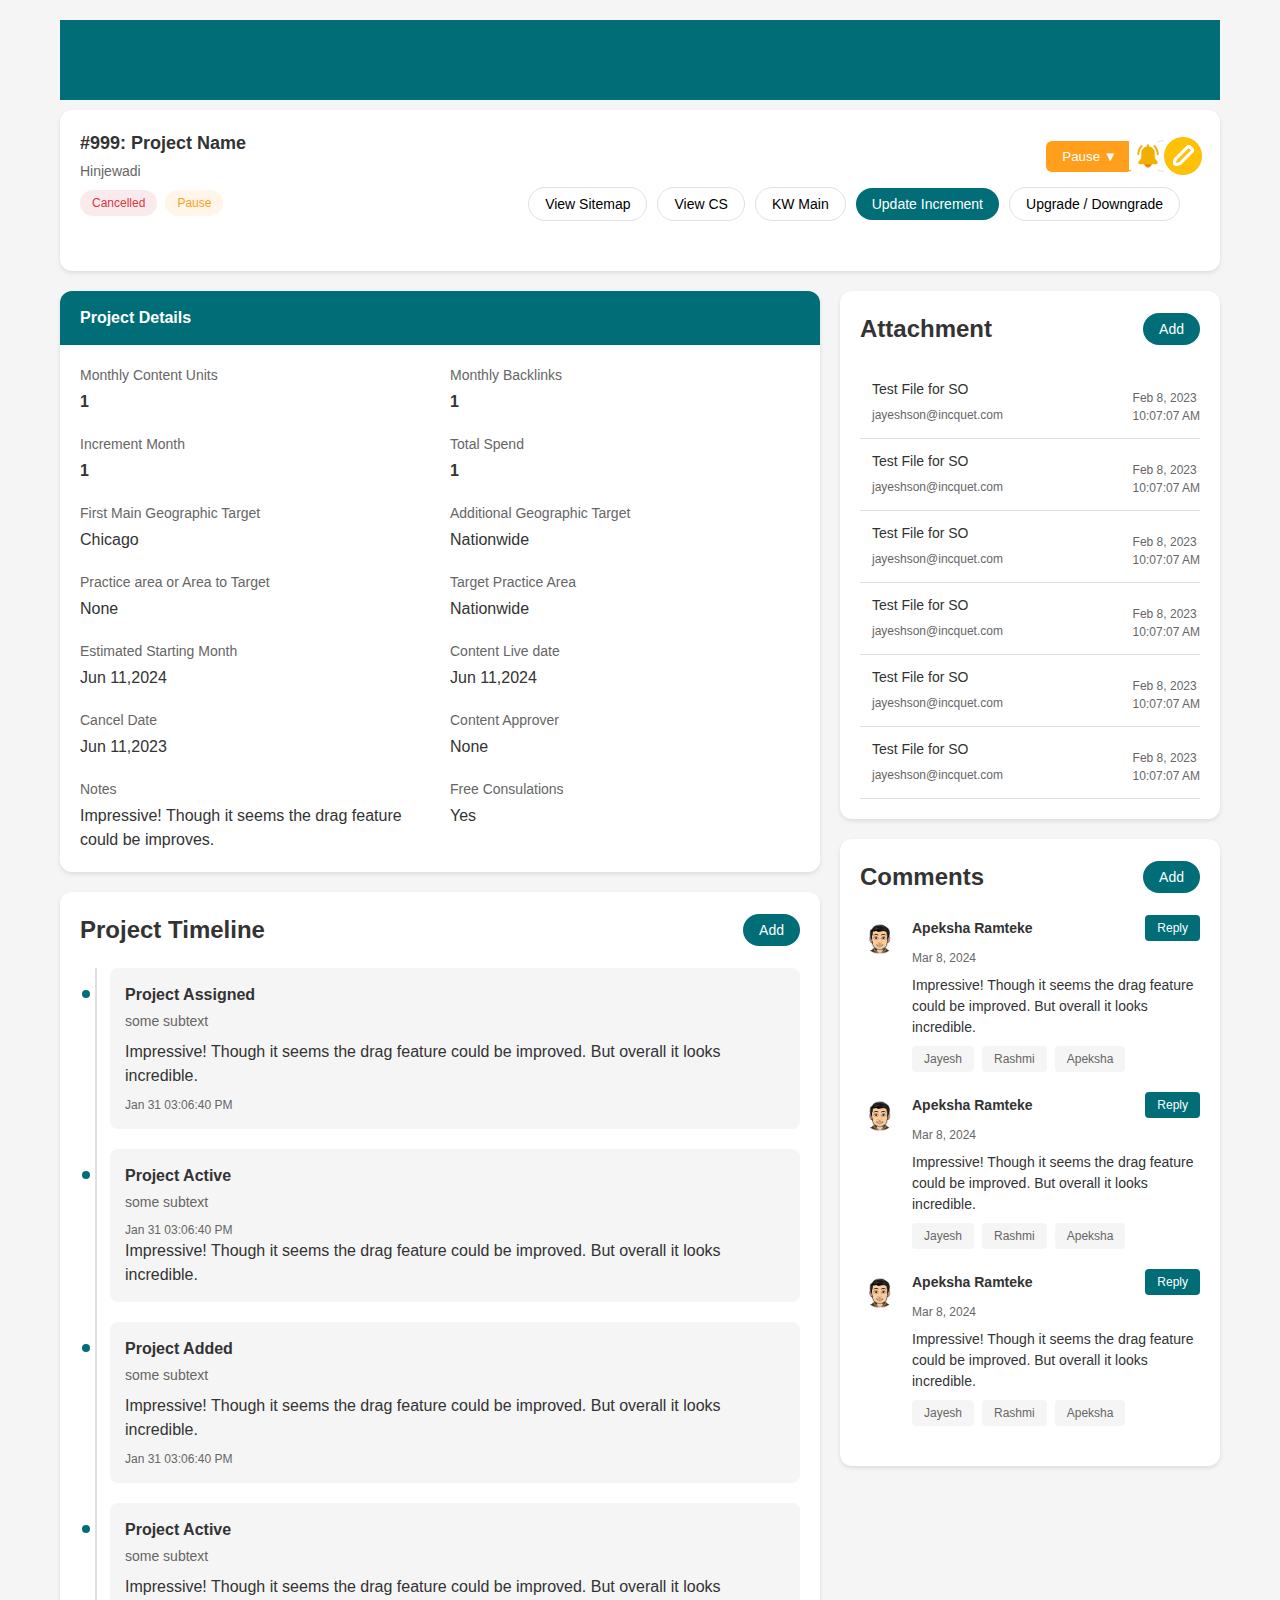
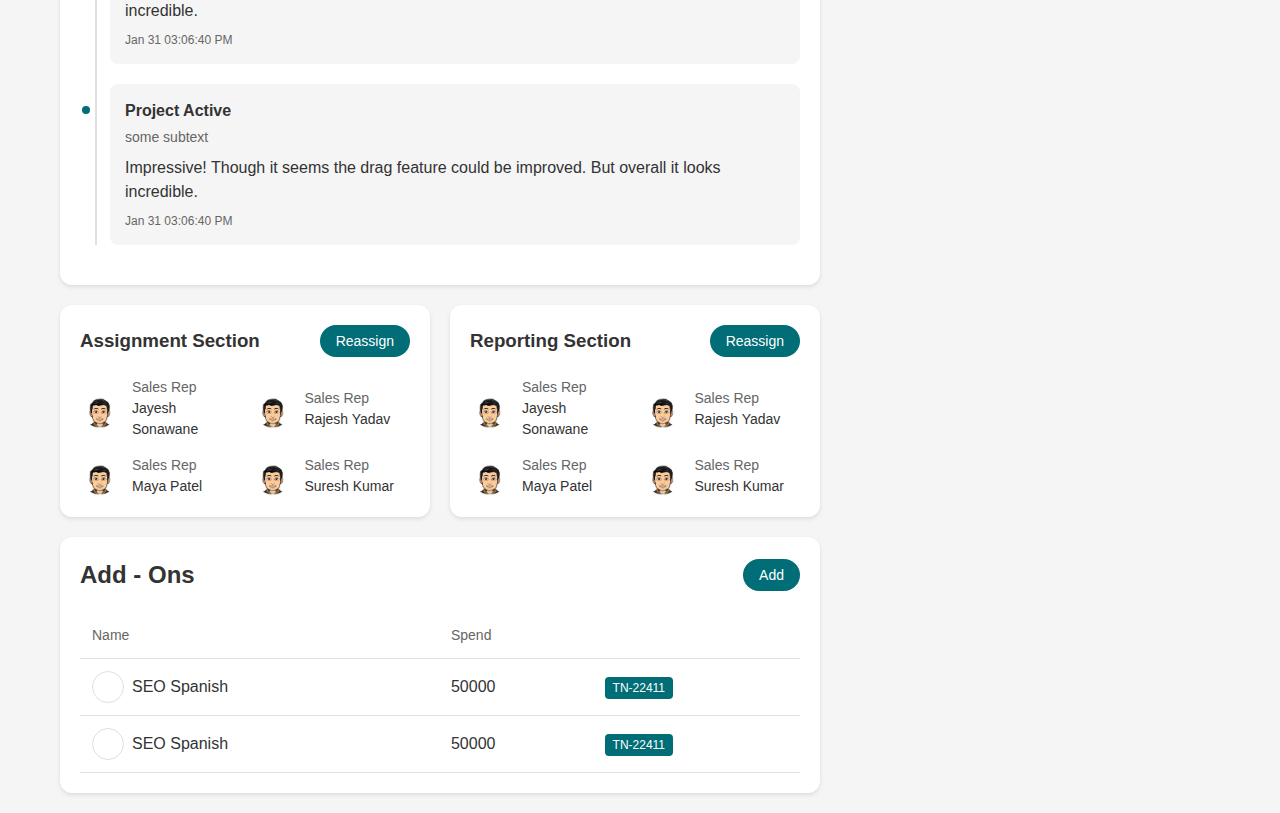
<file: index.html>
<!DOCTYPE html>
<html lang="en">

<head>
    <meta charset="UTF-8">
    <meta name="viewport" content="width=device-width, initial-scale=1.0">
    <title>Project Dashboard</title>
    <link rel="stylesheet" href="style.css">
</head>

<body>
    <div class="container">
        <header class="custom-header">
        </header>
        <header class="project-header">
            <div class="header-top">
                <div class="project-info">
                    <h1>#999: Project Name</h1>
                    <p>Hinjewadi</p>
                    <div class="status-tags">
                        <span class="tag-cancelled">Cancelled</span>
                        <span class="tag-pause">Pause</span>
                    </div>
                </div>
                <div class="header-actions">
                    <!-- First row: Action Buttons -->
                    <div class="action-buttons">
                        <button class="btn-pause">Pause <span class="dropdown-arrow">▼</span></button>
                        <span class="btn-icon"><img src="download.png" alt="Icon" />
                            <span class="btn-iconn"><img src="downloadssss.png" alt="Icon" />
                    </div>

                    <!-- Second row: Navigation Buttons -->
                    <div class="navigation-buttons">
                        <button class="btn">View Sitemap</button>
                        <button class="btn">View CS</button>
                        <button class="btn">KW Main</button>
                        <button class="btn btn-primary">Update Increment</button>
                        <button class="btn">Upgrade / Downgrade</button>
                    </div>
                </div>


        </header>

        <div class="main-grid">
            <!-- Left Column -->
            <div class="main-content">
                <!-- Project Details -->
                <section class="project-details">
                    <h2 class="section-header">Project Details</h2>
                    <div class="details-grid">
                        <div class="detail-item">
                            <label>Monthly Content Units</label>
                            <span class="value"><b>1</b></span>
                        </div>
                        <div class="detail-item">
                            <label>Monthly Backlinks</label>
                            <span class="value"><b>1</b></span>
                        </div>
                        <div class="detail-item">
                            <label>Increment Month</label>
                            <span class="value"><b>1</b></span>
                        </div>
                        <div class="detail-item">
                            <label>Total Spend</label>
                            <span class="value"><b>1</b></span>
                        </div>

                        <div class="detail-item">
                            <label>First Main Geographic Target</label>
                            <span class="value">Chicago</span>
                        </div>
                        <div class="detail-item">
                            <label>Additional Geographic Target</label>
                            <span class="value">Nationwide</span>
                        </div>
                        <div class="detail-item">
                            <label>Practice area or Area to Target</label>
                            <span class="value">None</span>
                        </div>
                        <div class="detail-item">
                            <label>Target Practice Area</label>
                            <span class="value">Nationwide</span>
                        </div>
                        <div class="detail-item">
                            <label>Estimated Starting Month</label>
                            <span class="value">Jun 11,2024</span>
                        </div>
                        <div class="detail-item">
                            <label>Content Live date</label>
                            <span class="value">Jun 11,2024</span>
                        </div>
                        <div class="detail-item">
                            <label>Cancel Date</label>
                            <span class="value">Jun 11,2023</span>
                        </div>
                        <div class="detail-item">
                            <label>Content Approver</label>
                            <span class="value">None</span>
                        </div>
                        <div class="detail-item">
                            <label>Notes</label>
                            <span class="value">Impressive! Though it seems the drag feature could be improves.</span>
                        </div>
                        <div class="detail-item">
                            <label>Free Consulations</label>
                            <span class="value">Yes</span>
                        </div>

                    </div>
                </section>

                <!-- Timeline Section -->
                <section class="timeline-section">
                    <div class="section-header-with-button">
                        <h2>Project Timeline</h2>
                        <button class="btn btn-primary">Add</button>
                    </div>
                    <div class="timeline">
                        <div class="timeline-item">
                            <div class="timeline-dot"></div>
                            <div class="timeline-content">
                                <h3>Project Assigned</h3>
                                <p class="subtitle">some subtext</p>
                                <p class="description">Impressive! Though it seems the drag feature could be improved.
                                    But overall it looks incredible.</p>
                                <span class="timestamp">Jan 31 03:06:40 PM</span>
                            </div>
                        </div>


                        <div class="timeline-item">
                            <div class="timeline-dot"></div>
                            <div class="timeline-content">
                                <div>
                                    <h3>Project Active</h3>
                                    <p class="subtitle">some subtext</p>
                                </div>
                                <span class="timestamp">Jan 31 03:06:40 PM</span>
                                <div>
                                    <p class="description">Impressive! Though it seems the drag feature could be
                                        improved. But overall it looks incredible.</p>
                                </div>


                            </div>

                        </div>

                        <div class="timeline-item">
                            <div class="timeline-dot"></div>
                            <div class="timeline-content">
                                <h3>Project Added</h3>
                                <p class="subtitle">some subtext</p>
                                <p class="description">Impressive! Though it seems the drag feature could be improved.
                                    But overall it looks incredible.</p>
                                <span class="timestamp">Jan 31 03:06:40 PM</span>
                            </div>
                        </div>

                        <div class="timeline-item">
                            <div class="timeline-dot"></div>
                            <div class="timeline-content">
                                <h3>Project Active</h3>
                                <p class="subtitle">some subtext</p>
                                <p class="description">Impressive! Though it seems the drag feature could be improved.
                                    But overall it looks incredible.</p>
                                <span class="timestamp">Jan 31 03:06:40 PM</span>
                            </div>
                        </div>

                        <div class="timeline-item">
                            <div class="timeline-dot"></div>
                            <div class="timeline-content">
                                <h3>Project Active</h3>
                                <p class="subtitle">some subtext</p>
                                <p class="description">Impressive! Though it seems the drag feature could be improved.
                                    But overall it looks incredible.</p>
                                <span class="timestamp">Jan 31 03:06:40 PM</span>
                            </div>
                        </div>
                    </div>
                </section>

                <section class="assignment-section">
                    <div class="assignment-grid">
                        <div class="assignment-box">
                            <div class="box-header">
                                <h3>Assignment Section</h3>
                                <button class="btn btn-primary">Reassign</button>
                            </div>
                            <div class="team-members">
                                <!-- First Row of Members -->
                                <div class="member">
                                    <img src="placeholder.jpg" alt="Sales Rep">
                                    <div class="member-info">
                                        <span class="role">Sales Rep</span>
                                        <span class="name">Jayesh Sonawane</span>
                                    </div>
                                </div>
                                <div class="member">
                                    <img src="placeholder.jpg" alt="Sales Rep">
                                    <div class="member-info">
                                        <span class="role">Sales Rep</span>
                                        <span class="name">Rajesh Yadav</span>
                                    </div>
                                </div>

                                <!-- Second Row of Members -->
                                <div class="member">
                                    <img src="placeholder.jpg" alt="Sales Rep">
                                    <div class="member-info">
                                        <span class="role">Sales Rep</span>
                                        <span class="name">Maya Patel</span>
                                    </div>
                                </div>
                                <div class="member">
                                    <img src="placeholder.jpg" alt="Sales Rep">
                                    <div class="member-info">
                                        <span class="role">Sales Rep</span>
                                        <span class="name">Suresh Kumar</span>
                                    </div>
                                </div>
                            </div>

                        </div>
                        <div class="assignment-box">
                            <div class="box-header">
                                <h3>Reporting Section</h3>
                                <button class="btn btn-primary">Reassign</button>
                            </div>
                            <div class="team-members">
                                <!-- First Row of Members -->
                                <div class="member">
                                    <img src="placeholder.jpg" alt="Sales Rep">
                                    <div class="member-info">
                                        <span class="role">Sales Rep</span>
                                        <span class="name">Jayesh Sonawane</span>
                                    </div>
                                </div>
                                <div class="member">
                                    <img src="placeholder.jpg" alt="Sales Rep">
                                    <div class="member-info">
                                        <span class="role">Sales Rep</span>
                                        <span class="name">Rajesh Yadav</span>
                                    </div>
                                </div>

                                <!-- Second Row of Members -->
                                <div class="member">
                                    <img src="placeholder.jpg" alt="Sales Rep">
                                    <div class="member-info">
                                        <span class="role">Sales Rep</span>
                                        <span class="name">Maya Patel</span>
                                    </div>
                                </div>
                                <div class="member">
                                    <img src="placeholder.jpg" alt="Sales Rep">
                                    <div class="member-info">
                                        <span class="role">Sales Rep</span>
                                        <span class="name">Suresh Kumar</span>
                                    </div>
                                </div>
                            </div>

                        </div>
                    </div>
                </section>



                <!-- Add-Ons Section -->
                <section class="addons-section">
                    <div class="section-header-with-button">
                        <h2>Add - Ons</h2>
                        <button class="btn btn-primary">Add</button>
                    </div>
                    <table class="addons-table">
                        <thead>
                            <tr>
                                <th>Name</th>
                                <th>Spend</th>
                                <th></th>
                            </tr>
                        </thead>
                        <tbody>
                            <tr>
                                <td>
                                    <div class="name-with-icon">
                                        <button class="btn-icon"><i class="icon-edit"></i></button>
                                        SEO Spanish
                                    </div>
                                </td>
                                <td>50000</td>
                                <td><span class="tag-id">TN-22411</span></td>
                            </tr>
                            <tr>
                                <td>
                                    <div class="name-with-icon">
                                        <button class="btn-icon"><i class="icon-edit"></i></button>
                                        SEO Spanish
                                    </div>
                                </td>
                                <td>50000</td>
                                <td><span class="tag-id">TN-22411</span></td>
                            </tr>
                        </tbody>
                    </table>
                </section>
            </div>

            <!-- Right Column -->
            <div class="sidebar">
                <!-- Attachments Section -->
                <section class="attachments">
                    <div class="section-header-with-button">
                        <h2>Attachment</h2>
                        <button class="btn btn-primary">Add</button>
                    </div>
                    <div class="attachment-list">
                        <div class="attachment-item">
                            <div class="file-info">
                                <i class="icon-file"></i>
                                <div>
                                    <p>Test File for SO</p>
                                    <span>jayeshson@incquet.com</span>
                                </div>
                            </div>
                            <span class="timestamp">Feb 8, 2023 <br> 10:07:07 AM</span>
                        </div>
                    </div>

                    <div class="attachment-list">
                        <div class="attachment-item">
                            <div class="file-info">
                                <i class="icon-file"></i>
                                <div>
                                    <p>Test File for SO</p>
                                    <span>jayeshson@incquet.com</span>
                                </div>
                            </div>
                            <span class="timestamp">Feb 8, 2023 <br> 10:07:07 AM</span>
                        </div>
                    </div>

                    <div class="attachment-list">
                        <div class="attachment-item">
                            <div class="file-info">
                                <i class="icon-file"></i>
                                <div>
                                    <p>Test File for SO</p>
                                    <span>jayeshson@incquet.com</span>
                                </div>
                            </div>
                            <span class="timestamp">Feb 8, 2023 <br> 10:07:07 AM</span>
                        </div>


                    </div>

                    <div class="attachment-list">
                        <div class="attachment-item">
                            <div class="file-info">
                                <i class="icon-file"></i>
                                <div>
                                    <p>Test File for SO</p>
                                    <span>jayeshson@incquet.com</span>
                                </div>
                            </div>
                            <span class="timestamp">Feb 8, 2023 <br> 10:07:07 AM</span>
                        </div>


                    </div>

                    <div class="attachment-list">
                        <div class="attachment-item">
                            <div class="file-info">
                                <i class="icon-file"></i>
                                <div>
                                    <p>Test File for SO</p>
                                    <span>jayeshson@incquet.com</span>
                                </div>
                            </div>
                            <span class="timestamp">Feb 8, 2023 <br> 10:07:07 AM</span>
                        </div>


                    </div>

                    <div class="attachment-list">
                        <div class="attachment-item">
                            <div class="file-info">
                                <i class="icon-file"></i>
                                <div>
                                    <p>Test File for SO</p>
                                    <span>jayeshson@incquet.com</span>
                                </div>
                            </div>
                            <span class="timestamp">Feb 8, 2023 <br> 10:07:07 AM</span>
                        </div>


                    </div>
                </section>

                <!-- Comments Section -->
                <section class="comments">
                    <div class="section-header-with-button">
                        <h2>Comments</h2>
                        <button class="btn btn-primary">Add</button>
                    </div>
                    <div class="comment-list">
                        <div class="comment">
                            <img src="placeholder.jpg" alt="User" class="avatar">
                            <div class="comment-content">
                                <div class="comment-header">
                                    <h4>Apeksha Ramteke</h4>
                                    <button class="btn-reply">Reply</button>
                                </div>
                                <span class="timestamp">Mar 8, 2024</span>
                                <p>Impressive! Though it seems the drag feature could be improved. But overall it looks
                                    incredible.</p>
                                <div class="comment-tags">
                                    <span class="tag">Jayesh</span>
                                    <span class="tag">Rashmi</span>
                                    <span class="tag">Apeksha</span>
                                </div>
                            </div>
                        </div>
                        <div class="comment-list">
                            <div class="comment">
                                <img src="placeholder.jpg" alt="User" class="avatar">
                                <div class="comment-content">
                                    <div class="comment-header">
                                        <h4>Apeksha Ramteke</h4>
                                        <button class="btn-reply">Reply</button>
                                    </div>
                                    <span class="timestamp">Mar 8, 2024</span>
                                    <p>Impressive! Though it seems the drag feature could be improved. But overall it
                                        looks incredible.</p>
                                    <div class="comment-tags">
                                        <span class="tag">Jayesh</span>
                                        <span class="tag">Rashmi</span>
                                        <span class="tag">Apeksha</span>
                                    </div>
                                </div>
                            </div>
                            <div class="comment-list">
                                <div class="comment">
                                    <img src="placeholder.jpg" alt="User" class="avatar">
                                    <div class="comment-content">
                                        <div class="comment-header">
                                            <h4>Apeksha Ramteke</h4>
                                            <button class="btn-reply">Reply</button>
                                        </div>
                                        <span class="timestamp">Mar 8, 2024</span>
                                        <p>Impressive! Though it seems the drag feature could be improved. But overall
                                            it looks incredible.</p>
                                        <div class="comment-tags">
                                            <span class="tag">Jayesh</span>
                                            <span class="tag">Rashmi</span>
                                            <span class="tag">Apeksha</span>
                                        </div>
                                    </div>
                                </div>

                            </div>
                </section>
            </div>
        </div>
    </div>
</body>

</html>
</file>
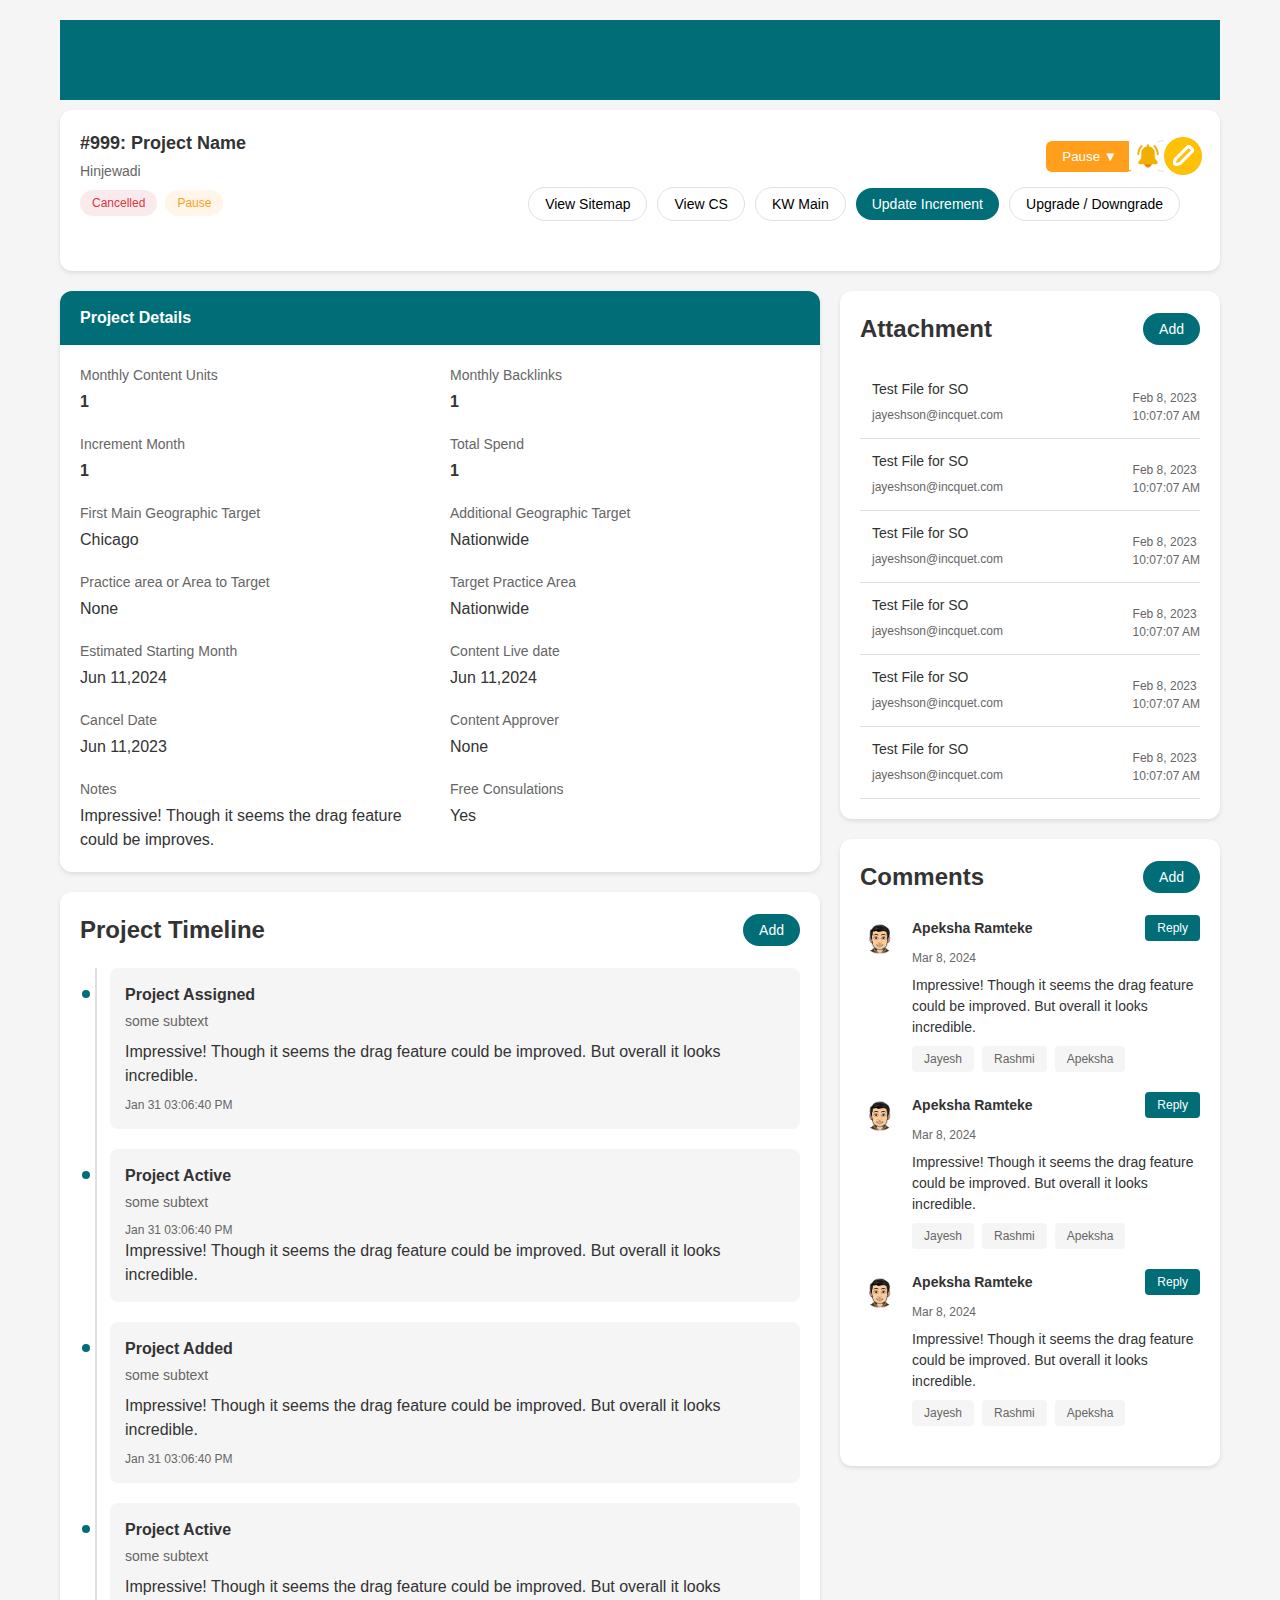
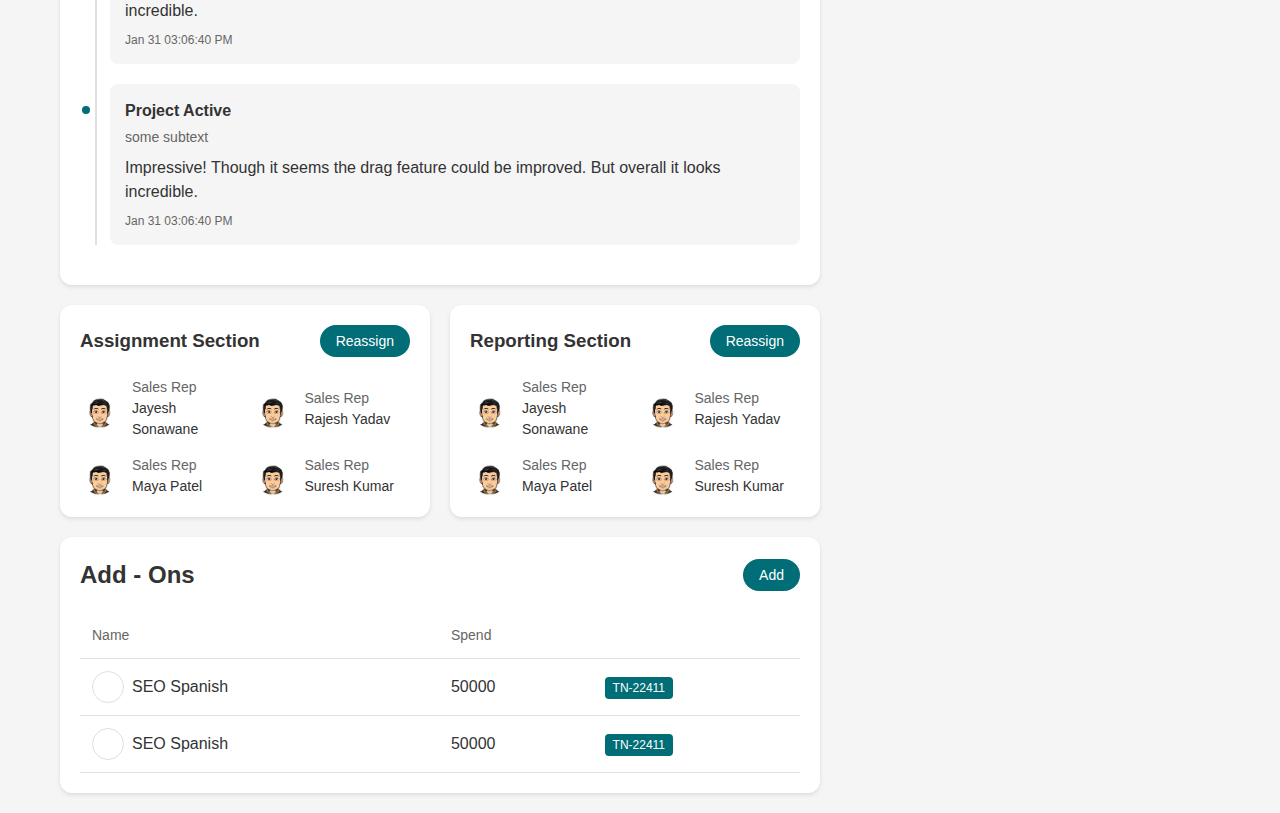
<file: main.html>
<!-- main.html -->
<!DOCTYPE html>
<html lang="en">

<head>
    <meta charset="UTF-8">
    <meta name="viewport" content="width=device-width, initial-scale=1.0">
    <title>Project Dashboard</title>
    <link rel="stylesheet" href="style.css">
</head>

<body>
    <div class="container">
        <!-- Header Section -->
        <header class="custom-header">
        </header>
        <header class="project-header">
            <div class="header-top">
                <div class="project-info">
                    <h1>#999: Project Name</h1>
                    <p>Hinjewadi</p>
                    <div class="status-tags">
                        <span class="tag-cancelled">Cancelled</span>
                        <span class="tag-pause">Pause</span>
                    </div>
                </div>
                <div class="header-actions">
                    <!-- First row: Action Buttons -->
                    <div class="action-buttons">
                        <button class="btn-pause">Pause <span class="dropdown-arrow">▼</span></button>
                        <span class="btn-icon"><img src="download.png" alt="Icon" />
                            <span class="btn-iconn"><img src="downloadssss.png" alt="Icon" />
                    </div>

                    <!-- Second row: Navigation Buttons -->
                    <div class="navigation-buttons">
                        <button class="btn">View Sitemap</button>
                        <button class="btn">View CS</button>
                        <button class="btn">KW Main</button>
                        <button class="btn btn-primary">Update Increment</button>
                        <button class="btn">Upgrade / Downgrade</button>
                    </div>
                </div>


        </header>

        <div class="main-grid">
            <!-- Left Column -->
            <div class="main-content">
                <!-- Project Details -->
                <section class="project-details">
                    <h2 class="section-header">Project Details</h2>
                    <div class="details-grid">
                        <div class="detail-item">
                            <label>Monthly Content Units</label>
                            <span class="value"><b>1</b></span>
                        </div>
                        <div class="detail-item">
                            <label>Monthly Backlinks</label>
                            <span class="value"><b>1</b></span>
                        </div>
                        <div class="detail-item">
                            <label>Increment Month</label>
                            <span class="value"><b>1</b></span>
                        </div>
                        <div class="detail-item">
                            <label>Total Spend</label>
                            <span class="value"><b>1</b></span>
                        </div>

                        <div class="detail-item">
                            <label>First Main Geographic Target</label>
                            <span class="value">Chicago</span>
                        </div>
                        <div class="detail-item">
                            <label>Additional Geographic Target</label>
                            <span class="value">Nationwide</span>
                        </div>
                        <div class="detail-item">
                            <label>Practice area or Area to Target</label>
                            <span class="value">None</span>
                        </div>
                        <div class="detail-item">
                            <label>Target Practice Area</label>
                            <span class="value">Nationwide</span>
                        </div>
                        <div class="detail-item">
                            <label>Estimated Starting Month</label>
                            <span class="value">Jun 11,2024</span>
                        </div>
                        <div class="detail-item">
                            <label>Content Live date</label>
                            <span class="value">Jun 11,2024</span>
                        </div>
                        <div class="detail-item">
                            <label>Cancel Date</label>
                            <span class="value">Jun 11,2023</span>
                        </div>
                        <div class="detail-item">
                            <label>Content Approver</label>
                            <span class="value">None</span>
                        </div>
                        <div class="detail-item">
                            <label>Notes</label>
                            <span class="value">Impressive! Though it seems the drag feature could be improves.</span>
                        </div>
                        <div class="detail-item">
                            <label>Free Consulations</label>
                            <span class="value">Yes</span>
                        </div>

                    </div>
                </section>

                <!-- Timeline Section -->
                <section class="timeline-section">
                    <div class="section-header-with-button">
                        <h2>Project Timeline</h2>
                        <button class="btn btn-primary">Add</button>
                    </div>
                    <div class="timeline">
                        <div class="timeline-item">
                            <div class="timeline-dot"></div>
                            <div class="timeline-content">
                                <h3>Project Assigned</h3>
                                <p class="subtitle">some subtext</p>
                                <p class="description">Impressive! Though it seems the drag feature could be improved.
                                    But overall it looks incredible.</p>
                                <span class="timestamp">Jan 31 03:06:40 PM</span>
                            </div>
                        </div>


                        <div class="timeline-item">
                            <div class="timeline-dot"></div>
                            <div class="timeline-content">
                                <div>
                                    <h3>Project Active</h3>
                                    <p class="subtitle">some subtext</p>
                                </div>
                                <span class="timestamp">Jan 31 03:06:40 PM</span>
                                <div>
                                    <p class="description">Impressive! Though it seems the drag feature could be
                                        improved. But overall it looks incredible.</p>
                                </div>


                            </div>

                        </div>

                        <div class="timeline-item">
                            <div class="timeline-dot"></div>
                            <div class="timeline-content">
                                <h3>Project Added</h3>
                                <p class="subtitle">some subtext</p>
                                <p class="description">Impressive! Though it seems the drag feature could be improved.
                                    But overall it looks incredible.</p>
                                <span class="timestamp">Jan 31 03:06:40 PM</span>
                            </div>
                        </div>

                        <div class="timeline-item">
                            <div class="timeline-dot"></div>
                            <div class="timeline-content">
                                <h3>Project Active</h3>
                                <p class="subtitle">some subtext</p>
                                <p class="description">Impressive! Though it seems the drag feature could be improved.
                                    But overall it looks incredible.</p>
                                <span class="timestamp">Jan 31 03:06:40 PM</span>
                            </div>
                        </div>

                        <div class="timeline-item">
                            <div class="timeline-dot"></div>
                            <div class="timeline-content">
                                <h3>Project Active</h3>
                                <p class="subtitle">some subtext</p>
                                <p class="description">Impressive! Though it seems the drag feature could be improved.
                                    But overall it looks incredible.</p>
                                <span class="timestamp">Jan 31 03:06:40 PM</span>
                            </div>
                        </div>
                    </div>
                </section>

                <section class="assignment-section">
                    <div class="assignment-grid">
                        <div class="assignment-box">
                            <div class="box-header">
                                <h3>Assignment Section</h3>
                                <button class="btn btn-primary">Reassign</button>
                            </div>
                            <div class="team-members">
                                <!-- First Row of Members -->
                                <div class="member">
                                    <img src="placeholder.jpg" alt="Sales Rep">
                                    <div class="member-info">
                                        <span class="role">Sales Rep</span>
                                        <span class="name">Jayesh Sonawane</span>
                                    </div>
                                </div>
                                <div class="member">
                                    <img src="placeholder.jpg" alt="Sales Rep">
                                    <div class="member-info">
                                        <span class="role">Sales Rep</span>
                                        <span class="name">Rajesh Yadav</span>
                                    </div>
                                </div>

                                <!-- Second Row of Members -->
                                <div class="member">
                                    <img src="placeholder.jpg" alt="Sales Rep">
                                    <div class="member-info">
                                        <span class="role">Sales Rep</span>
                                        <span class="name">Maya Patel</span>
                                    </div>
                                </div>
                                <div class="member">
                                    <img src="placeholder.jpg" alt="Sales Rep">
                                    <div class="member-info">
                                        <span class="role">Sales Rep</span>
                                        <span class="name">Suresh Kumar</span>
                                    </div>
                                </div>
                            </div>

                        </div>
                        <div class="assignment-box">
                            <div class="box-header">
                                <h3>Reporting Section</h3>
                                <button class="btn btn-primary">Reassign</button>
                            </div>
                            <div class="team-members">
                                <!-- First Row of Members -->
                                <div class="member">
                                    <img src="placeholder.jpg" alt="Sales Rep">
                                    <div class="member-info">
                                        <span class="role">Sales Rep</span>
                                        <span class="name">Jayesh Sonawane</span>
                                    </div>
                                </div>
                                <div class="member">
                                    <img src="placeholder.jpg" alt="Sales Rep">
                                    <div class="member-info">
                                        <span class="role">Sales Rep</span>
                                        <span class="name">Rajesh Yadav</span>
                                    </div>
                                </div>

                                <!-- Second Row of Members -->
                                <div class="member">
                                    <img src="placeholder.jpg" alt="Sales Rep">
                                    <div class="member-info">
                                        <span class="role">Sales Rep</span>
                                        <span class="name">Maya Patel</span>
                                    </div>
                                </div>
                                <div class="member">
                                    <img src="placeholder.jpg" alt="Sales Rep">
                                    <div class="member-info">
                                        <span class="role">Sales Rep</span>
                                        <span class="name">Suresh Kumar</span>
                                    </div>
                                </div>
                            </div>

                        </div>
                    </div>
                </section>



                <!-- Add-Ons Section -->
                <section class="addons-section">
                    <div class="section-header-with-button">
                        <h2>Add - Ons</h2>
                        <button class="btn btn-primary">Add</button>
                    </div>
                    <table class="addons-table">
                        <thead>
                            <tr>
                                <th>Name</th>
                                <th>Spend</th>
                                <th></th>
                            </tr>
                        </thead>
                        <tbody>
                            <tr>
                                <td>
                                    <div class="name-with-icon">
                                        <button class="btn-icon"><i class="icon-edit"></i></button>
                                        SEO Spanish
                                    </div>
                                </td>
                                <td>50000</td>
                                <td><span class="tag-id">TN-22411</span></td>
                            </tr>
                            <tr>
                                <td>
                                    <div class="name-with-icon">
                                        <button class="btn-icon"><i class="icon-edit"></i></button>
                                        SEO Spanish
                                    </div>
                                </td>
                                <td>50000</td>
                                <td><span class="tag-id">TN-22411</span></td>
                            </tr>
                        </tbody>
                    </table>
                </section>
            </div>

            <!-- Right Column -->
            <div class="sidebar">
                <!-- Attachments Section -->
                <section class="attachments">
                    <div class="section-header-with-button">
                        <h2>Attachment</h2>
                        <button class="btn btn-primary">Add</button>
                    </div>
                    <div class="attachment-list">
                        <div class="attachment-item">
                            <div class="file-info">
                                <i class="icon-file"></i>
                                <div>
                                    <p>Test File for SO</p>
                                    <span>jayeshson@incquet.com</span>
                                </div>
                            </div>
                            <span class="timestamp">Feb 8, 2023 <br> 10:07:07 AM</span>
                        </div>
                    </div>

                    <div class="attachment-list">
                        <div class="attachment-item">
                            <div class="file-info">
                                <i class="icon-file"></i>
                                <div>
                                    <p>Test File for SO</p>
                                    <span>jayeshson@incquet.com</span>
                                </div>
                            </div>
                            <span class="timestamp">Feb 8, 2023 <br> 10:07:07 AM</span>
                        </div>
                    </div>

                    <div class="attachment-list">
                        <div class="attachment-item">
                            <div class="file-info">
                                <i class="icon-file"></i>
                                <div>
                                    <p>Test File for SO</p>
                                    <span>jayeshson@incquet.com</span>
                                </div>
                            </div>
                            <span class="timestamp">Feb 8, 2023 <br> 10:07:07 AM</span>
                        </div>


                    </div>

                    <div class="attachment-list">
                        <div class="attachment-item">
                            <div class="file-info">
                                <i class="icon-file"></i>
                                <div>
                                    <p>Test File for SO</p>
                                    <span>jayeshson@incquet.com</span>
                                </div>
                            </div>
                            <span class="timestamp">Feb 8, 2023 <br> 10:07:07 AM</span>
                        </div>


                    </div>

                    <div class="attachment-list">
                        <div class="attachment-item">
                            <div class="file-info">
                                <i class="icon-file"></i>
                                <div>
                                    <p>Test File for SO</p>
                                    <span>jayeshson@incquet.com</span>
                                </div>
                            </div>
                            <span class="timestamp">Feb 8, 2023 <br> 10:07:07 AM</span>
                        </div>


                    </div>

                    <div class="attachment-list">
                        <div class="attachment-item">
                            <div class="file-info">
                                <i class="icon-file"></i>
                                <div>
                                    <p>Test File for SO</p>
                                    <span>jayeshson@incquet.com</span>
                                </div>
                            </div>
                            <span class="timestamp">Feb 8, 2023 <br> 10:07:07 AM</span>
                        </div>


                    </div>
                </section>

                <!-- Comments Section -->
                <section class="comments">
                    <div class="section-header-with-button">
                        <h2>Comments</h2>
                        <button class="btn btn-primary">Add</button>
                    </div>
                    <div class="comment-list">
                        <div class="comment">
                            <img src="placeholder.jpg" alt="User" class="avatar">
                            <div class="comment-content">
                                <div class="comment-header">
                                    <h4>Apeksha Ramteke</h4>
                                    <button class="btn-reply">Reply</button>
                                </div>
                                <span class="timestamp">Mar 8, 2024</span>
                                <p>Impressive! Though it seems the drag feature could be improved. But overall it looks
                                    incredible.</p>
                                <div class="comment-tags">
                                    <span class="tag">Jayesh</span>
                                    <span class="tag">Rashmi</span>
                                    <span class="tag">Apeksha</span>
                                </div>
                            </div>
                        </div>
                        <div class="comment-list">
                            <div class="comment">
                                <img src="placeholder.jpg" alt="User" class="avatar">
                                <div class="comment-content">
                                    <div class="comment-header">
                                        <h4>Apeksha Ramteke</h4>
                                        <button class="btn-reply">Reply</button>
                                    </div>
                                    <span class="timestamp">Mar 8, 2024</span>
                                    <p>Impressive! Though it seems the drag feature could be improved. But overall it
                                        looks incredible.</p>
                                    <div class="comment-tags">
                                        <span class="tag">Jayesh</span>
                                        <span class="tag">Rashmi</span>
                                        <span class="tag">Apeksha</span>
                                    </div>
                                </div>
                            </div>
                            <div class="comment-list">
                                <div class="comment">
                                    <img src="placeholder.jpg" alt="User" class="avatar">
                                    <div class="comment-content">
                                        <div class="comment-header">
                                            <h4>Apeksha Ramteke</h4>
                                            <button class="btn-reply">Reply</button>
                                        </div>
                                        <span class="timestamp">Mar 8, 2024</span>
                                        <p>Impressive! Though it seems the drag feature could be improved. But overall
                                            it looks incredible.</p>
                                        <div class="comment-tags">
                                            <span class="tag">Jayesh</span>
                                            <span class="tag">Rashmi</span>
                                            <span class="tag">Apeksha</span>
                                        </div>
                                    </div>
                                </div>

                            </div>
                </section>
            </div>
        </div>
    </div>
</body>

</html>
</file>
<file: style.css>
/* Base Variables */
:root {
    --primary-color: #006d77;
    --secondary-color: #ff9f1c;
    --text-primary: #333333;
    --text-secondary: #666666;
    --bg-light: #f5f5f5;
    --border-color: #e0e0e0;
    --white: #ffffff;
    --error-color: #dc3545;
    --shadow: 0 2px 4px rgba(0,0,0,0.1);
}

/* Reset & Base Styles */
* {
    margin: 0;
    padding: 0;
    box-sizing: border-box;
}
.custom-header {
    width: 100%;
    color: #ffffff;
    background-color: #006d77;
    font-size: 16px;
    text-align: center;
    height: 80px; 
    margin: 0 0 10px 0;
    font-weight: 600;
}


body {
    font-family: -apple-system, BlinkMacSystemFont, 'Segoe UI', Roboto, Oxygen, Ubuntu, Cantarell, sans-serif;
    background-color: var(--bg-light);
    color: var(--text-primary);
    line-height: 1.5;
}

.container {
    max-width: 1200px;
    margin: 0 auto;
    padding: 20px;
}

/* Button Styles */
.btn-reply {
    background: var(--primary-color);
    color: var(--white);
    border: none;
    padding: 6px 12px;
    border-radius: 4px;
    font-size: 12px;
    cursor: pointer;
}
.btn {
    padding: 8px 16px;
    border-radius: 26px;
    border: 1px solid var(--border-color);
    background: var(--white);
    cursor: pointer;
    font-size: 14px;
    transition: all 0.2s;
}

.btn:hover {
    background-color: #f5f5f5;
}

.btn-primary {
    background: var(--primary-color);
    color: var(--white);
    border: none;
}

.btn-primary:hover {
    opacity: 0.9;
}

.header-actions {
    display: flex;
    flex-direction: column; 
    padding: 10px 20px; 
    gap: 15px; 
}

.action-buttons {
    display: flex;
    align-items: center;
    gap: 15px;
    justify-content: flex-end; 
}

.navigation-buttons {
    display: flex;
    align-items: center; 
    gap: 10px; 
    justify-content: flex-start; 
}


.btn-pause {
    background: var(--secondary-color);
    color: var(--white);
    border: none;
    padding: 8px 16px;
    border-radius: 6px;
    cursor: pointer;
}


.btn-icon {
    width: 32px;
    height: 32px;
    padding: 6px;
    border-radius: 50%;
    border: 1px solid var(--border-color);
    background: var(--white); 
    display: flex;
    align-items: center;
    justify-content: center;
    cursor: pointer;
    color: var(--text-primary);
}

.btn-icon img {
    width: 38px;  
    height: 38px; 
    object-fit: contain; 
}
.btn-iconn {
    width: 32px;
    height: 32px;
    padding: 6px;
    border-radius: 50%;
    border: 1px solid var(--border-color);
    background: var(--white); 
    display: flex;
    align-items: center;
    justify-content: center;
    cursor: pointer;
    color: var(--text-primary);
}

.btn-iconn img {
    width: 38px;  
    height: 38px; 
    object-fit: contain; 
}



.project-header {
    background: var(--white);
    padding: 20px;
    border-radius: 12px;
    margin-bottom: 20px;
    box-shadow: var(--shadow);
}

.header-top {
    display: flex;
    justify-content: space-between;
    align-items: flex-start;
    margin-bottom: 20px;
}

.project-info h1 {
    font-size: 18px;
    font-weight: 600;
    margin-bottom: 4px;
}

.project-info p {
    color: var(--text-secondary);
    font-size: 14px;
}

.status-tags {
    display: flex;
    gap: 8px;
    margin-top: 8px;
    
}

.tag-cancelled {
    color: var(--error-color);
    background: rgba(220, 53, 69, 0.1);
    padding: 4px 12px;
    border-radius: 4px;
    font-size: 12px;
    border-radius: 26px;
}

.tag-pause {
    color: var(--secondary-color);
    background: rgba(255, 159, 28, 0.1);
    padding: 4px 12px;
    border-radius: 4px;
    font-size: 12px;
    border-radius: 26px;
}

.header-buttons {
    display: flex;
    gap: 10px;
    flex-wrap: wrap;
}

/* Main Layout */
.main-grid {
    display: grid;
    grid-template-columns: 2fr 1fr;
    gap: 20px;
}

/* Project Details */
.project-details {
    background: var(--white);
    border-radius: 12px;
    overflow: hidden;
    box-shadow: var(--shadow);
}

.section-header {
    background: var(--primary-color);
    color: var(--white);
    padding: 15px 20px;
    font-size: 16px;
    font-weight: 600;
}

.details-grid {
    display: grid;
    grid-template-columns: repeat(2, 1fr);
    gap: 20px;
    padding: 20px;
}

.detail-item {
    display: flex;
    flex-direction: column;
}

.detail-item label {
    color: var(--text-secondary);
    font-size: 14px;
    margin-bottom: 4px;
}

.value {
    font-size: 16px;
    font-weight: 500;
}

/* Timeline */
.timeline-section {
    margin-top: 20px;
    background: var(--white);
    border-radius: 12px;
    padding: 20px;
    box-shadow: var(--shadow);
}

.section-header-with-button {
    display: flex;
    justify-content: space-between;
    align-items: center;
    margin-bottom: 20px;
}

.timeline {
    position: relative;
    padding-left: 30px;
}

.timeline::before {
    content: '';
    position: absolute;
    left: 15px;
    top: 0;
    bottom: 0;
    width: 2px;
    background: var(--border-color);
}

.timeline-item {
    position: relative;
    margin-bottom: 20px;
    background: var(--bg-light);
    padding: 15px;
    border-radius: 8px;
}

.timeline-dot {
    position: absolute;
    left: -30px;
    top: 20px;
    width: 12px;
    height: 12px;
    border-radius: 50%;
    background: var(--primary-color);
    border: 2px solid var(--white);
}

.timeline-content h3 {
    font-size: 16px;
    margin-bottom: 4px;
}

.subtitle {
    color: var(--text-secondary);
    font-size: 14px;
    margin-bottom: 8px;
}

.timestamp {
    color: var(--text-secondary);
    font-size: 12px;
    display: block;
    margin-top: 8px;
}


.box-header {
    display: flex;
    justify-content: space-between; 
    align-items: center; 
    margin-bottom: 20px;
}

.assignment-grid {
    display: grid;
    grid-template-columns: repeat(2, 1fr); 
    gap: 20px;
    margin-top: 20px;
}

.assignment-box {
    background: var(--white);
    border-radius: 12px;
    padding: 20px;
    box-shadow: var(--shadow);
}

.team-members {
    display: grid;
    grid-template-columns: repeat(2, 1fr); 
    gap: 15px;
}

.member {
    display: flex;
    align-items: center;
    gap: 12px;
}

.member img {
    width: 40px;
    height: 40px;
    border-radius: 50%;
    object-fit: cover;
}

.member-info {
    display: flex;
    flex-direction: column;
}

.role {
    font-size: 14px;
    color: var(--text-secondary);
}

.name {
    font-size: 14px;
    font-weight: 500;
}


/* Add-Ons Table */
.addons-section {
    background: var(--white);
    border-radius: 12px;
    padding: 20px;
    margin-top: 20px;
    box-shadow: var(--shadow);
}

.addons-table {
    width: 100%;
    border-collapse: collapse;
}

.addons-table th,
.addons-table td {
    padding: 12px;
    text-align: left;
    border-bottom: 1px solid var(--border-color);
}

.addons-table th {
    color: var(--text-secondary);
    font-weight: 500;
    font-size: 14px;
}

.tag-id {
    background: var(--primary-color);
    color: var(--white);
    padding: 4px 8px;
    border-radius: 4px;
    font-size: 12px;
}

.name-with-icon {
    display: flex;
    align-items: center; 
    gap: 8px; 
}

.btn-icon {
    width: 32px;
    height: 32px;
    display: flex;
    align-items: center;
    justify-content: center;
    background: var(--white);
    border: 1px solid var(--border-color);
    border-radius: 50%;
    cursor: pointer;
}

.btn-icon i {
    font-size: 16px; /* Adjust icon size */
    color: var(--text-primary);
}

/* Sidebar */
.sidebar section {
    background: var(--white);
    border-radius: 12px;
    padding: 20px;
    margin-bottom: 20px;
    box-shadow: var(--shadow);
}

/* Attachments */
.attachment-item {
    display: flex;
    justify-content: space-between;
    align-items: center;
    padding: 12px 0;
    border-bottom: 1px solid var(--border-color);
}

.file-info {
    display: flex;
    align-items: center;
    gap: 12px;
}

.file-info p {
    font-size: 14px;
    margin-bottom: 2px;
}

.file-info span {
    font-size: 12px;
    color: var(--text-secondary);
}

/* Comments */
.comment {
    display: flex;
    gap: 12px;
    margin-bottom: 20px;
}

.avatar {
    width: 40px;
    height: 40px;
    border-radius: 50%;
}

.comment-content {
    flex: 1;
}

.comment-header {
    display: flex;
    justify-content: space-between;
    align-items: center;
    margin-bottom: 4px;
}

.comment-header h4 {
    font-size: 14px;
    font-weight: 600;
}

.comment-content p {
    font-size: 14px;
    margin: 8px 0;
}

.comment-tags {
    display: flex;
    gap: 8px;
    margin-top: 8px;
}

.tag {
    background: var(--bg-light);
    padding: 4px 12px;
    border-radius: 4px;
    font-size: 12px;
    color: var(--text-secondary);
}

/* Responsive Design */
@media (max-width: 1024px) {
    .main-grid {
        grid-template-columns: 1fr;
    }
    
    .header-buttons {
        flex-wrap: wrap;
    }
    
    .assignment-grid {
        grid-template-columns: 1fr;
    }
}

@media (max-width: 768px) {
    .details-grid {
        grid-template-columns: 1fr;
    }
    
    .container {
        padding: 10px;
    }
}
</file>
